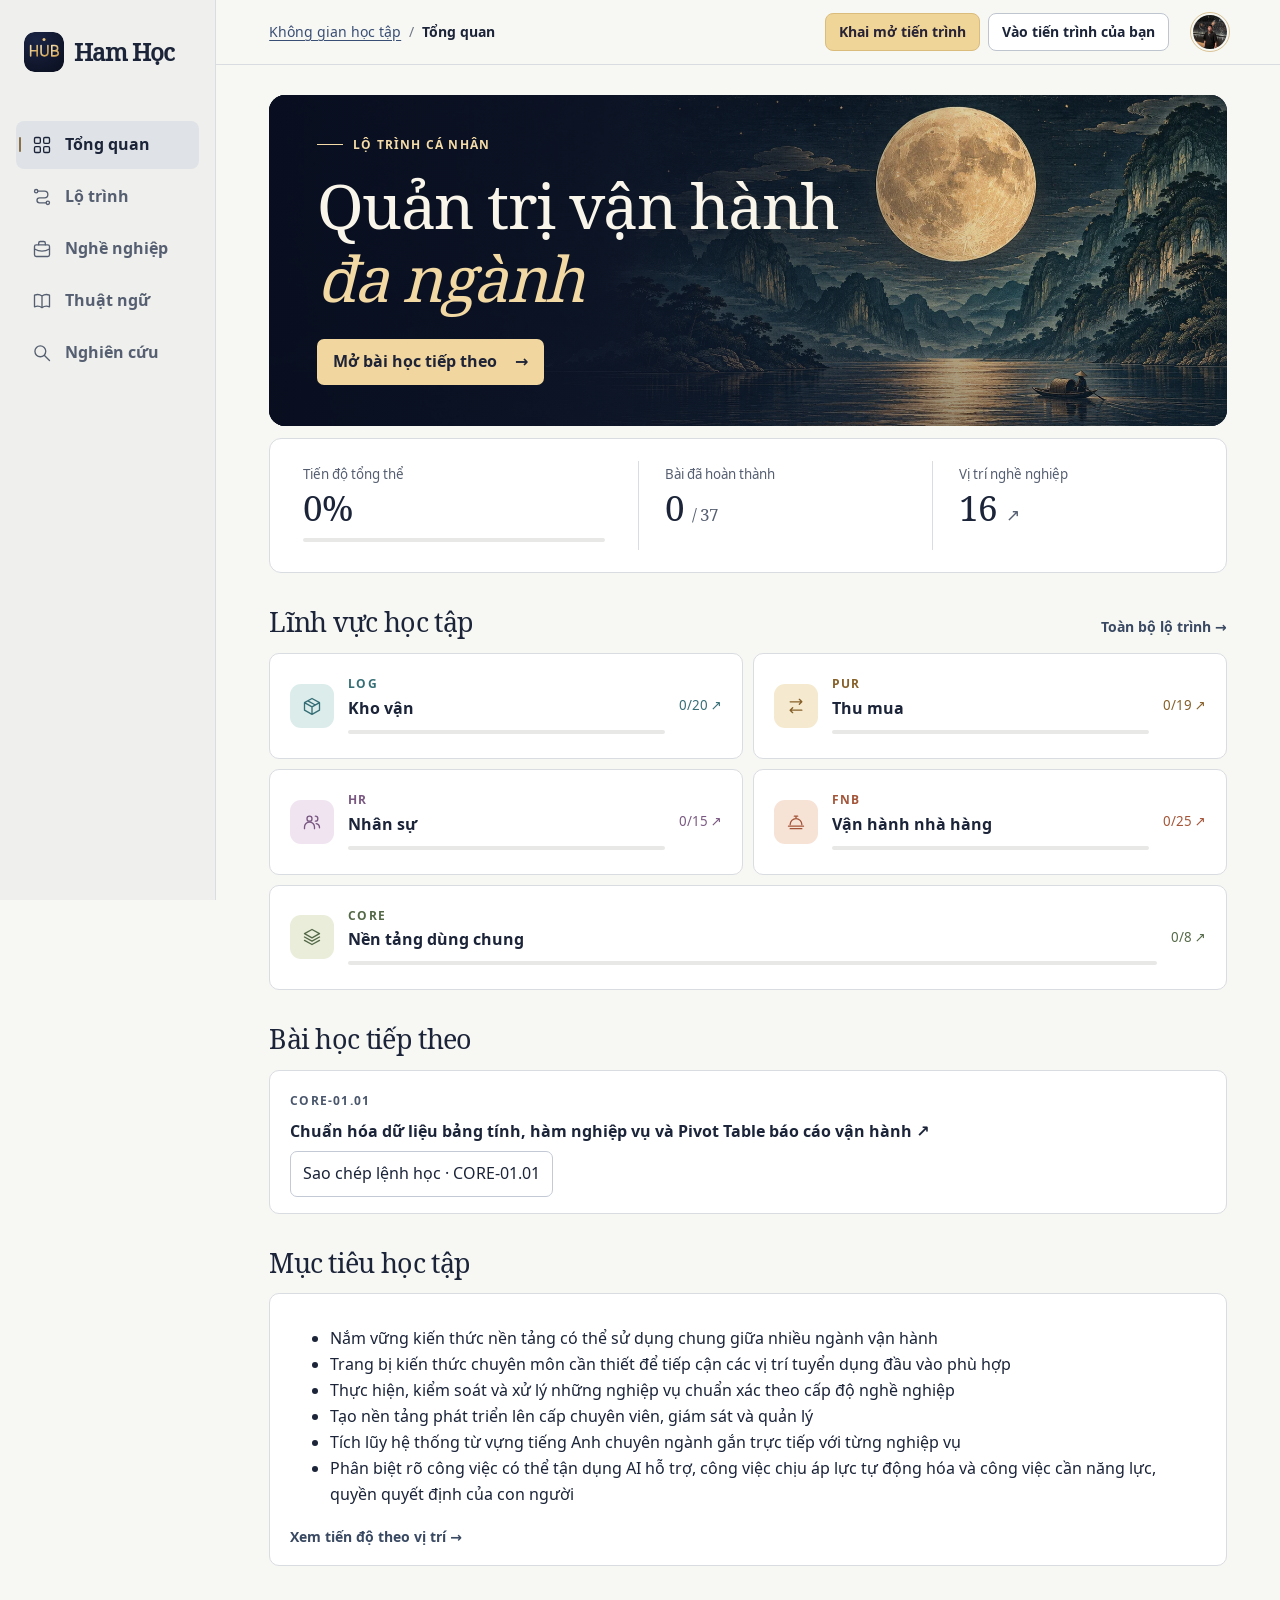
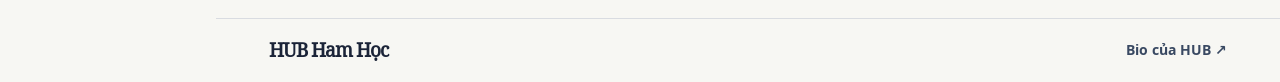
<file: index.html>
<!doctype html>
<html lang="vi">
<head>
  <meta charset="utf-8">
  <meta name="viewport" content="width=device-width, initial-scale=1">
  <meta name="theme-color" content="#131c31">
  <meta name="progress-endpoint" content="https://hub-ham-hoc-progress.baohuy2206200212.workers.dev">
  <title>HUB Ham Học</title>
  <link rel="icon" href="assets/hub.svg">
  <link rel="stylesheet" href="style.css">
  <script src="storageService.js" defer></script>
  <script src="progressUI.js" defer></script>
  <script src="app.js" defer></script>
</head>
<body>
  <aside>
    <a class="brand" href="#home" aria-label="HUB Ham Học">
      <img src="assets/hub.svg" width="40" height="40" alt="HUB">
      <strong>Ham Học</strong>
    </a>
    <nav aria-label="Điều hướng chính"></nav>
  </aside>
  <main>
    <header>
      <nav class="breadcrumbs" aria-label="Đường dẫn trang"><ol id="crumb"></ol></nav>
      <div class="profile-actions" id="profile-actions">
        <div class="profile-summary" hidden>
          <strong id="active-name"></strong>
          <small id="sync-status" role="status"></small>
        </div>
        <button type="button" class="profile-button" id="retry-sync" hidden>Đồng bộ ngay</button>
        <button type="button" class="profile-button gold" data-dialog="create">Khai mở tiến trình</button>
        <button type="button" class="profile-button" data-dialog="enter">Vào tiến trình của bạn</button>
        <button type="button" class="profile-button" id="leave-profile" hidden>Thoát</button>
      </div>
      <img class="avatar" src="assets/hub.webp" width="34" height="34" alt="HUB">
    </header>
    <section id="view" aria-label="Nội dung học tập">Đang tải lộ trình…</section>
    <footer>
      <span>HUB Ham Học</span>
      <a href="https://huybao2206.github.io/hubcuteee/" target="_blank" rel="noopener noreferrer">Bio của HUB <span aria-hidden="true">↗</span></a>
    </footer>
  </main>
  <dialog id="progress-dialog" aria-labelledby="progress-title">
    <div class="dialog-top"><h2 id="progress-title">Tiến trình cá nhân</h2><button type="button" data-close aria-label="Đóng">×</button></div>
    <div class="dialog-columns">
      <form id="create-profile" novalidate>
        <h3>Khai mở tiến trình</h3>
        <label for="create-name">Danh xưng (tên truy cập)</label>
        <input id="create-name" name="username" autocomplete="off" autocapitalize="none" spellcheck="false" required aria-describedby="name-rule name-reminder create-error">
        <small id="name-rule">Chỉ dùng chữ cái không dấu và số.</small>
        <small id="name-reminder">Hãy lưu lại danh xưng để vào đúng tiến trình lần sau. Hệ thống không dùng mật khẩu.</small>
        <fieldset id="relations"><legend>Đạo hữu là gì của HUB:</legend><div class="relation-grid"></div></fieldset>
        <label id="legacy-choice" hidden><input type="checkbox"> Nhập tiến độ cũ trên máy</label>
        <p class="form-error" id="create-error" role="status"></p>
        <button class="profile-button gold" type="submit" aria-disabled="true">Tạo tiến trình</button>
      </form>
      <form id="enter-profile" novalidate>
        <h3>Tái nhập tiến trình</h3>
        <label for="enter-name">Danh xưng đã tạo</label>
        <input id="enter-name" name="username" autocomplete="off" autocapitalize="none" spellcheck="false" required aria-describedby="enter-error">
        <p class="form-error" id="enter-error" role="status"></p>
        <button class="profile-button" type="submit">Vào tiến trình</button>
      </form>
    </div>
  </dialog>
  <dialog id="manual-copy" aria-labelledby="manual-copy-title">
    <h2 id="manual-copy-title">Sao chép lệnh học</h2>
    <label for="prompt-text">Sao chép nội dung bên dưới rồi dán vào chat AI.</label>
    <textarea id="prompt-text" rows="10" readonly></textarea>
    <form method="dialog"><button class="plain">Đóng</button></form>
  </dialog>
  <div id="notice" role="status"></div>
</body>
</html>
</file>
<file: style.css>
@font-face {
  font-family:"Noto Sans VI";
  src:url("fonts/noto-sans-vi-regular.woff") format("woff");
  font-weight:400;
  font-display:swap;
}
@font-face {
  font-family:"Noto Sans VI";
  src:url("fonts/noto-sans-vi-bold.woff") format("woff");
  font-weight:700;
  font-display:swap;
}
@font-face {
  font-family:"Noto Serif VI";
  src:url("fonts/noto-serif-vi.woff") format("woff");
  font-style:normal;
  font-weight:400;
  font-display:swap;
}
:root {
  color-scheme: light;
  --ink:#1b2438; --muted:#565f71; --line:#d9dce1; --paper:#f7f7f3;
  --night:#131c31; --gold:#e8c27a; --ease:cubic-bezier(.2,.8,.2,1);
  --sidebar:216px; --serif:"Noto Serif VI",Georgia,serif; --sans:"Noto Sans VI",system-ui,sans-serif;
}
* {box-sizing:border-box}
body {margin:0; background:var(--paper); color:var(--ink); font:1rem/1.62 var(--sans)}
button,input,select {font:inherit;color:inherit}
button,summary,input[type=checkbox],select {cursor:pointer}
a {color:inherit;text-decoration:none}
:focus-visible {outline:3px solid #a46d1e;outline-offset:4px}
::selection {background:#f4dfb6;color:#18243b}
aside {position:fixed;inset:0 auto 0 0;width:var(--sidebar);background:#eff0ed;border-right:1px solid var(--line);padding:32px 16px;display:flex;flex-direction:column;z-index:2}
.brand {display:flex;align-items:center;gap:10px;margin:0 8px 45px;white-space:nowrap}
.brand strong,footer>span {font:600 24px/1.15 var(--serif);letter-spacing:-1px}
.brand img {border-radius:11px}
aside nav a {position:relative;display:flex;align-items:center;gap:13px;padding:11px 16px;margin:4px 0;border-radius:8px;color:var(--muted);font-weight:550;transition:background .18s,color .18s}
aside nav a.on {color:var(--ink);background:#dfe3e7}
aside nav a.on:before {content:"";position:absolute;left:3px;height:15px;width:2px;border-radius:3px;background:#897047}
.icon,.symbol {display:grid;place-items:center}
.glyph {width:20px;height:20px}
main {margin-left:var(--sidebar);min-height:100vh;display:flex;flex-direction:column}
header {min-height:65px;flex-wrap:wrap;gap:8px;padding-block:8px;border-bottom:1px solid var(--line);display:flex;align-items:center;justify-content:space-between;padding:8px 5%;font-size:14px;color:var(--muted)}
.breadcrumbs ol {display:flex;align-items:baseline;flex-wrap:wrap;gap:4px 8px;list-style:none;padding:0;margin:0}
.breadcrumbs li {display:flex;align-items:baseline;gap:8px}
.breadcrumbs a {color:#394e74;text-decoration:underline;text-underline-offset:3px}
.breadcrumbs [aria-current] {font-weight:650;color:var(--ink)}
.breadcrumbs .separator {color:#707987}

.avatar {object-fit:cover;border-radius:50%;outline:1px solid #d9c396;outline-offset:2px}
#view {width:100%;max-width:1440px;margin:0 auto;padding:30px 5% 52px;flex:1;min-width:0}
footer {border-top:1px solid var(--line);padding:20px 5%;display:flex;justify-content:space-between;align-items:center;gap:12px}
footer>span {font-size:19px}
footer a,.title a,.jump {color:#394962;font-size:14px;font-weight:650}
footer a span,.arrow {display:inline-block;transition:transform .24s var(--ease)}
.hero {position:relative;isolation:isolate;overflow:hidden;background:var(--night);border-radius:16px;color:#f9f5ea}
.landscape {position:absolute;inset:0;z-index:-2;width:100%;height:100%;object-fit:cover;object-position:60% 15%;animation:pan-in 1.5s var(--ease) both}
.hero:after {content:"";position:absolute;inset:0;z-index:-1;background:linear-gradient(90deg,rgba(9,15,32,.96) 1%,rgba(14,21,40,.72) 37%,rgba(12,18,33,.08) 76%),linear-gradient(0deg,#111a2e55,transparent 55%)}
.hero-copy {padding:clamp(28px,3.2vw,48px) 5%;max-width:100%}
.eyebrow,.code {font:650 12px/1.5 var(--sans);letter-spacing:1.2px;text-transform:uppercase}
.eyebrow {display:flex;align-items:center;gap:10px;color:#f4dba8}
.eyebrow:before {content:"";width:26px;height:1px;background:currentColor}
h1,h2,h3,p {margin:0}
h1,h2,.hero h1,.stat strong {font-family:var(--serif);font-weight:500;letter-spacing:-.025em;line-height:1.25}
h1 {font-size:clamp(34px,3.5vw,51px);margin:8px 0 12px}
.hero h1 {font-size:clamp(44px,4.9vw,76px);margin:14px 0 24px;line-height:1.17}
.hero em {color:#f2d8a3;font-weight:400}
h2 {font-size:clamp(26px,2.1vw,34px)}
h3 {font-size:17px}
.btn {display:inline-flex;align-items:center;gap:18px;background:#f1d79f;color:#202437;font-weight:650;padding:10px 16px;border-radius:7px}
.btn,.domain,.next,.plain {transition:transform .22s var(--ease),box-shadow .22s var(--ease),border-color .22s,background .22s}
.btn:active,.domain:active,.plain:active {transform:scale(.985)}
.title {display:flex;align-items:baseline;justify-content:space-between;gap:14px;margin:32px 0 14px}
.stats {display:grid;grid-template-columns:1.25fr 1fr 1fr;padding:22px 0;margin:12px 0 0;background:#fff;border:1px solid var(--line);border-radius:12px}
.stat {padding:0 9%;border-left:1px solid var(--line)}
.stat:first-child {border:0}
.stat strong {display:block;font-size:35px}
.stat strong small {font:500 17px/1.3 var(--serif)}
.stat small,.muted {color:var(--muted)}
.bar {height:4px;border-radius:8px;background:#e8e9e7;overflow:hidden;margin:8px 0}
.bar i {display:block;width:0;height:100%;background:var(--t,#98743a);transition:width .35s var(--ease)}
.domains {display:grid;grid-template-columns:repeat(2,minmax(0,1fr));gap:10px}
.domain,.panel,.lesson,.role,.term {border:1px solid var(--line);border-radius:10px;background:white;padding:16px 20px}
.domain {display:grid;grid-template-columns:44px 1fr auto;align-items:center;gap:14px;animation:card-in .38s var(--ease) backwards}
.domain:nth-child(2) {animation-delay:35ms}
.domain:nth-child(3) {animation-delay:70ms}
.domain:nth-child(4) {animation-delay:105ms}
.domain:nth-child(5) {animation-delay:140ms;grid-column:1/-1}
.domain b,.next,.next strong,.lesson strong {display:block}
.domain small,.code {color:var(--t,#49566c)}
.symbol {width:44px;height:44px;border-radius:11px;background:var(--p);color:var(--t)}
.next strong {margin:6px 0}
.filters {display:flex;flex-wrap:wrap;gap:8px;margin:20px 0}
.filters input {flex:1;min-width:150px}
input[type=search],select,.plain {background:white;border:1px solid #c3cad5;border-radius:7px;padding:9px 12px}
.lesson,.role,.term {margin:9px 0}
.lesson,.role {transition:border-color .22s}
.lesson[open],.role[open] {border-color:#a6afbf}
.lesson>summary,.role>summary {list-style:none;display:flex;align-items:center;gap:14px}
.lesson>summary::-webkit-details-marker,.role>summary::-webkit-details-marker {display:none}
.lesson>summary:after,.role>summary:after {content:"";flex:none;margin-left:auto;width:7px;height:7px;border:solid #647087;border-width:0 1.5px 1.5px 0;transform:rotate(45deg);transition:transform .23s var(--ease)}
.lesson[open]>summary:after,.role[open]>summary:after {transform:rotate(225deg)}
.seq {font:italic 24px var(--serif);color:#737c8d}
.content {margin-top:15px;border-top:1px solid var(--line);padding-top:12px}
.content p,.content details,.content h3,.panel p {margin:10px 0}
.content details summary,.panel details summary {padding:5px 0;font-weight:550;color:#384962}
.child {margin:7px 0;padding:8px 12px;border-left:2px solid #c3cad7;background:#f5f6f8}
.child details {margin:0}
input[type=checkbox] {width:17px;height:17px;vertical-align:middle;accent-color:#354767}
.lesson-progress {display:flex;justify-content:space-between;flex-wrap:wrap;gap:3px 10px;align-items:center;background:#f3f4f7;padding:12px;border-radius:7px}
.lesson-progress .bar {width:100%;margin-bottom:0}
.lesson-progress span {font-size:13px;color:var(--muted)}
[data-value=done] {color:#276543}
[data-value=part] {color:#79581c}
.content a,.source {color:#394e74;text-decoration:underline;text-underline-offset:3px}
.source {display:block;margin:.6em 0;overflow-wrap:anywhere}
.term b {margin-right:8px}
.empty {padding:30px}
#notice:not(:empty) {position:fixed;bottom:18px;right:18px;background:var(--night);color:white;padding:10px 18px;border-radius:8px;animation:card-in .2s var(--ease)}
@supports (interpolate-size:allow-keywords) and selector(details::details-content) {
  details {interpolate-size:allow-keywords}
  details::details-content {block-size:0;overflow:clip;transition:block-size .24s var(--ease),content-visibility .24s allow-discrete}
  details[open]::details-content {block-size:auto}
}
@keyframes pan-in {from {transform:scale(1.04)} to {transform:none}}
@keyframes card-in {from {opacity:.25;transform:translateY(7px)} to {opacity:1;transform:none}}
@media(hover:hover) {
  aside nav a:hover {background:#e3e6e9;color:var(--ink)}
  .domain:hover,.next:hover {border-color:#abb3c2;transform:translateY(-2px);box-shadow:0 6px 14px #18243c0e}
  .btn:hover {background:#f8e2b5;box-shadow:0 5px 18px #080d1a26}
  .btn:hover .arrow,.domain:hover .arrow,footer a:hover span {transform:translateX(3px)}
  .title a:hover,.jump:hover,footer a:hover {text-decoration:underline;text-underline-offset:4px}
}
@media(max-width:940px) {
  :root {--sidebar:177px} aside {padding:24px 10px}
  .domains {grid-template-columns:1fr}
}
@media(max-width:650px) {
  aside {position:static;width:100%;padding:10px 4% 3px}
  .brand {margin:0 0 4px}.brand img {width:31px;height:31px}.brand strong {font-size:22px}
  aside nav {display:flex;overflow-x:auto;scrollbar-width:thin}aside nav a {white-space:nowrap;font-size:14px;padding:8px}.icon,aside nav a.on:before {display:none}
  main {margin:0;min-height:85vh}header {min-height:45px}.avatar {width:26px;height:26px}
  #view {padding:16px 4% 38px}.hero-copy {padding:26px 6%}.hero h1 {font-size:clamp(38px,9vw,53px)}.landscape {object-position:68% center}
  .stats {padding:14px 0}.stat {padding:0 10px}.stat small {font-size:13px}.stat strong {font-size:27px}
  .lesson,.role,.term {padding:13px;overflow-wrap:anywhere}.title {margin-top:24px}.title a {text-align:right}
}
@media(prefers-reduced-motion:reduce) {
  *,*::before,*::after,details::details-content {animation:none!important;transition:none!important;scroll-behavior:auto!important}
}

/* Personal progress */
[hidden] {display:none!important}
.profile-actions {display:flex;align-items:center;flex-wrap:wrap;gap:8px;margin-left:auto;margin-right:16px}
.profile-summary {display:grid;line-height:1.35;max-width:35ch}
#sync-status {color:var(--muted);font-size:13px}
#active-name {color:var(--ink);max-width:17ch;overflow:hidden;text-overflow:ellipsis;white-space:nowrap}
.profile-button,#progress-dialog [data-close] {
  position:relative;isolation:isolate;overflow:hidden;display:inline-flex;align-items:center;justify-content:center;gap:8px;
  padding:8px 13px;border:1px solid #bec5cf;border-radius:8px;background:#fff;color:var(--ink);
  font-family:inherit;font-weight:600;font-size:14px;line-height:1.45;
  transition:transform .17s var(--ease);
}
.profile-button.gold {background:#f0d598;border-color:#dabc7d;color:#282335}
.profile-button.gold:after {content:"";position:absolute;inset:0;z-index:-1;opacity:0;transform:translateX(-115%);background:linear-gradient(105deg,transparent 10%,#fff8 50%,transparent 90%);pointer-events:none}
@media(hover:hover) {
  .profile-button:hover:not([aria-disabled=true]) {transform:translateY(-2px)}
  .profile-button.gold:hover:not([aria-disabled=true]):after {animation:glint .48s ease-out}
  .relation-card:hover {transform:translateY(-1px);border-color:#aa9570}
  .info:hover {transform:scale(1.08);background:#51456e;color:white}
}
.profile-button:active:not([aria-disabled=true]) {transform:scale(.97)}
.profile-button[aria-disabled=true] {opacity:.62;cursor:default}
.profile-button[aria-busy=true]:before {content:"";width:13px;height:13px;border:2px solid currentColor;border-right-color:transparent;border-radius:50%;animation:spin .7s linear infinite}
#progress-dialog {max-height:90vh;max-height:90dvh;width:min(850px,94vw);max-width:none;padding:0;overflow-y:auto;overscroll-behavior:contain;
  color:var(--ink);background:#fcfbf7;border:1px solid #c6c4bd;border-radius:18px;box-shadow:0 28px 90px #0d152b48}
#progress-dialog[open] {animation:modal-enter .24s cubic-bezier(.18,.88,.32,1.12)}
#progress-dialog::backdrop {background:#10192b77;backdrop-filter:blur(4px);animation:veil .17s ease-out}
#progress-dialog.leaving {animation:modal-exit .15s ease-in both}
#progress-dialog.leaving::backdrop {animation:veil .15s ease-in reverse both}
body:has(#progress-dialog[open]) {overflow:hidden}
.dialog-top {display:flex;align-items:center;justify-content:space-between;gap:8px;padding:18px 24px;border-bottom:1px solid var(--line)}
#progress-dialog [data-close] {font-size:23px;width:36px;height:36px;padding:0;background:transparent;border-color:transparent}
.dialog-columns {display:grid;grid-template-columns:minmax(0,1.65fr) minmax(0,1fr)}
.dialog-columns form {min-width:0;padding:22px 24px}
#progress-title,.dialog-columns h3 {
  font-family:var(--serif);
  font-weight:400;
  line-height:1.35;
  letter-spacing:normal;
}
.dialog-columns h3 {font-size:24px;margin-bottom:15px}
.dialog-columns form>label,.dialog-columns legend {display:block;font-size:14px;font-weight:650}
.dialog-columns input[name=username] {display:block;width:100%;background:white;color:var(--ink);border:1px solid #afb6c0;border-radius:7px;padding:9px 12px;font:inherit;margin:5px 0}
.dialog-columns input[name=username]:focus {outline:2px solid #a78144;outline-offset:1px;box-shadow:0 0 0 5px #e9d5aa66}
.dialog-columns input[aria-invalid=true] {border-color:#993e36}
.dialog-columns small {display:block;font-size:13px;color:var(--muted)}
#name-reminder {margin:6px 0 15px}
#relations {padding:0;margin:0;border:none}
#relations legend {margin:0 0 8px}
.relation-grid {display:grid;grid-template-columns:repeat(2,minmax(0,1fr));gap:7px}
.relation-card {position:relative;display:flex;align-items:center;min-width:0;border:1px solid #cdd0d3;border-radius:8px;background:white;transition:transform .15s var(--ease)}
dialog[open] .relation-card {animation:card-in .21s var(--ease) backwards;animation-delay:calc(var(--i)*12ms)}
.relation-card label {cursor:pointer;display:flex;align-items:center;gap:7px;flex:1;padding:8px 0 8px 8px;min-height:41px;font-size:14px;line-height:1.3}
.relation-card input {position:absolute;opacity:0;width:1px;height:1px}
.choice-mark {display:grid;place-items:center;flex:0 0 14px;height:14px;border:1px solid #9a9fa7;border-radius:50%}
.relation-card:has(:checked) {border-color:#98763b;background:#faf2df;box-shadow:inset 0 0 0 1px #c2a36c}
.relation-card input:focus-visible+.choice-mark {outline:2px solid #95723e;outline-offset:3px}
.relation-card input:checked+.choice-mark {background:#68512e;border-color:#68512e;color:white}
.relation-card input:checked+.choice-mark:after {content:"✓";font:700 11px/1 system-ui;animation:check-pop .23s ease-out}
.info {width:32px;height:34px;padding:0;flex:none;border:0;background:transparent;color:#50456a;border-radius:8px;font:italic bold 15px var(--serif);transition:transform .16s var(--ease)}
.info:after {content:"";position:absolute;width:19px;height:19px;border:1px solid currentColor;border-radius:50%;left:50%;top:50%;transform:translate(-50%,-50%)}.info {position:relative}
#relation-tip {position:absolute;z-index:3;max-width:min(270px,80vw);padding:9px 12px;color:white;background:#2b2940;border-radius:8px;box-shadow:0 7px 22px #1715272b;font-size:14px;pointer-events:none;animation:tip-in .15s var(--ease)}
#enter-profile {position:relative;background:#edf0f3;border-left:1px solid var(--line)}
#progress-dialog[data-column=enter][open] #enter-profile:before {pointer-events:none;content:"";position:absolute;inset:4px;border:2px solid #aa8b53;border-radius:9px;animation:ring .85s ease-out both}
.form-error {font-size:14px;color:#8a312b;margin:6px 0}
.dialog-columns form>.profile-button {margin-top:9px;min-height:39px}
#legacy-choice {margin:12px 0}
.shake {animation:shake .23s ease-out!important}
input.check-locked {animation:ring .19s ease-out}
input.check-burst {animation:check-pop .28s var(--ease);outline:2px solid #c6ac73;outline-offset:2px}
input.check-burst:not(:focus-visible) {outline:none}
@keyframes veil {from{opacity:0}to{opacity:1}}
@keyframes modal-enter {from{opacity:0;transform:translateY(12px) scale(.98)}to{opacity:1;transform:none}}
@keyframes modal-exit {to{opacity:0;transform:translateY(5px) scale(.985)}}
@keyframes tip-in {from{opacity:0;transform:translateY(3px) scale(.98)}}
@keyframes glint {0%{opacity:0;transform:translateX(-105%)}30%{opacity:.8}100%{opacity:0;transform:translateX(105%)}}
@keyframes spin {to{transform:rotate(1turn)}}
@keyframes ring {from{opacity:1}to{opacity:0}}
@keyframes check-pop {0%{transform:scale(.85)}55%{transform:scale(1.18)}100%{transform:none}}
@keyframes shake {25%,75%{transform:translateX(-3px)}50%{transform:translateX(3px)}}
@media(max-width:920px) {
  header {height:auto;min-height:65px;flex-wrap:wrap;gap:6px;padding-block:10px}
  .profile-actions {flex-wrap:wrap;margin-right:0}.avatar {display:none}
}
@media(max-width:650px) {
  .profile-actions {margin:0;width:100%}
  .profile-button {padding:7px 10px}
  .dialog-columns {grid-template-columns:minmax(0,1fr)}
  .dialog-columns form,.dialog-top {padding:16px}
  #enter-profile {border-left:0;border-top:1px solid var(--line)}
}
@media(max-width:390px) {.relation-card label {gap:5px;font-size:13px}.info {width:27px}}
@media(prefers-reduced-motion:reduce) {
  #progress-dialog::backdrop,#progress-dialog.leaving::backdrop,.shake {animation:none!important}
}
.lesson-progress .bar i {width:100%;transform:scaleX(0);transform-origin:left;transition:transform .32s var(--ease)}
@media(prefers-reduced-motion:reduce) {.lesson-progress .bar i {transition:none}}

#manual-copy {width:min(640px,94vw);max-height:90vh;overflow:auto;border:1px solid var(--line);border-radius:12px;color:var(--ink)}
#manual-copy textarea {display:block;width:100%;margin:10px 0;padding:10px;font:inherit;resize:vertical}
#manual-copy::backdrop {background:#10192b77}
</file>
